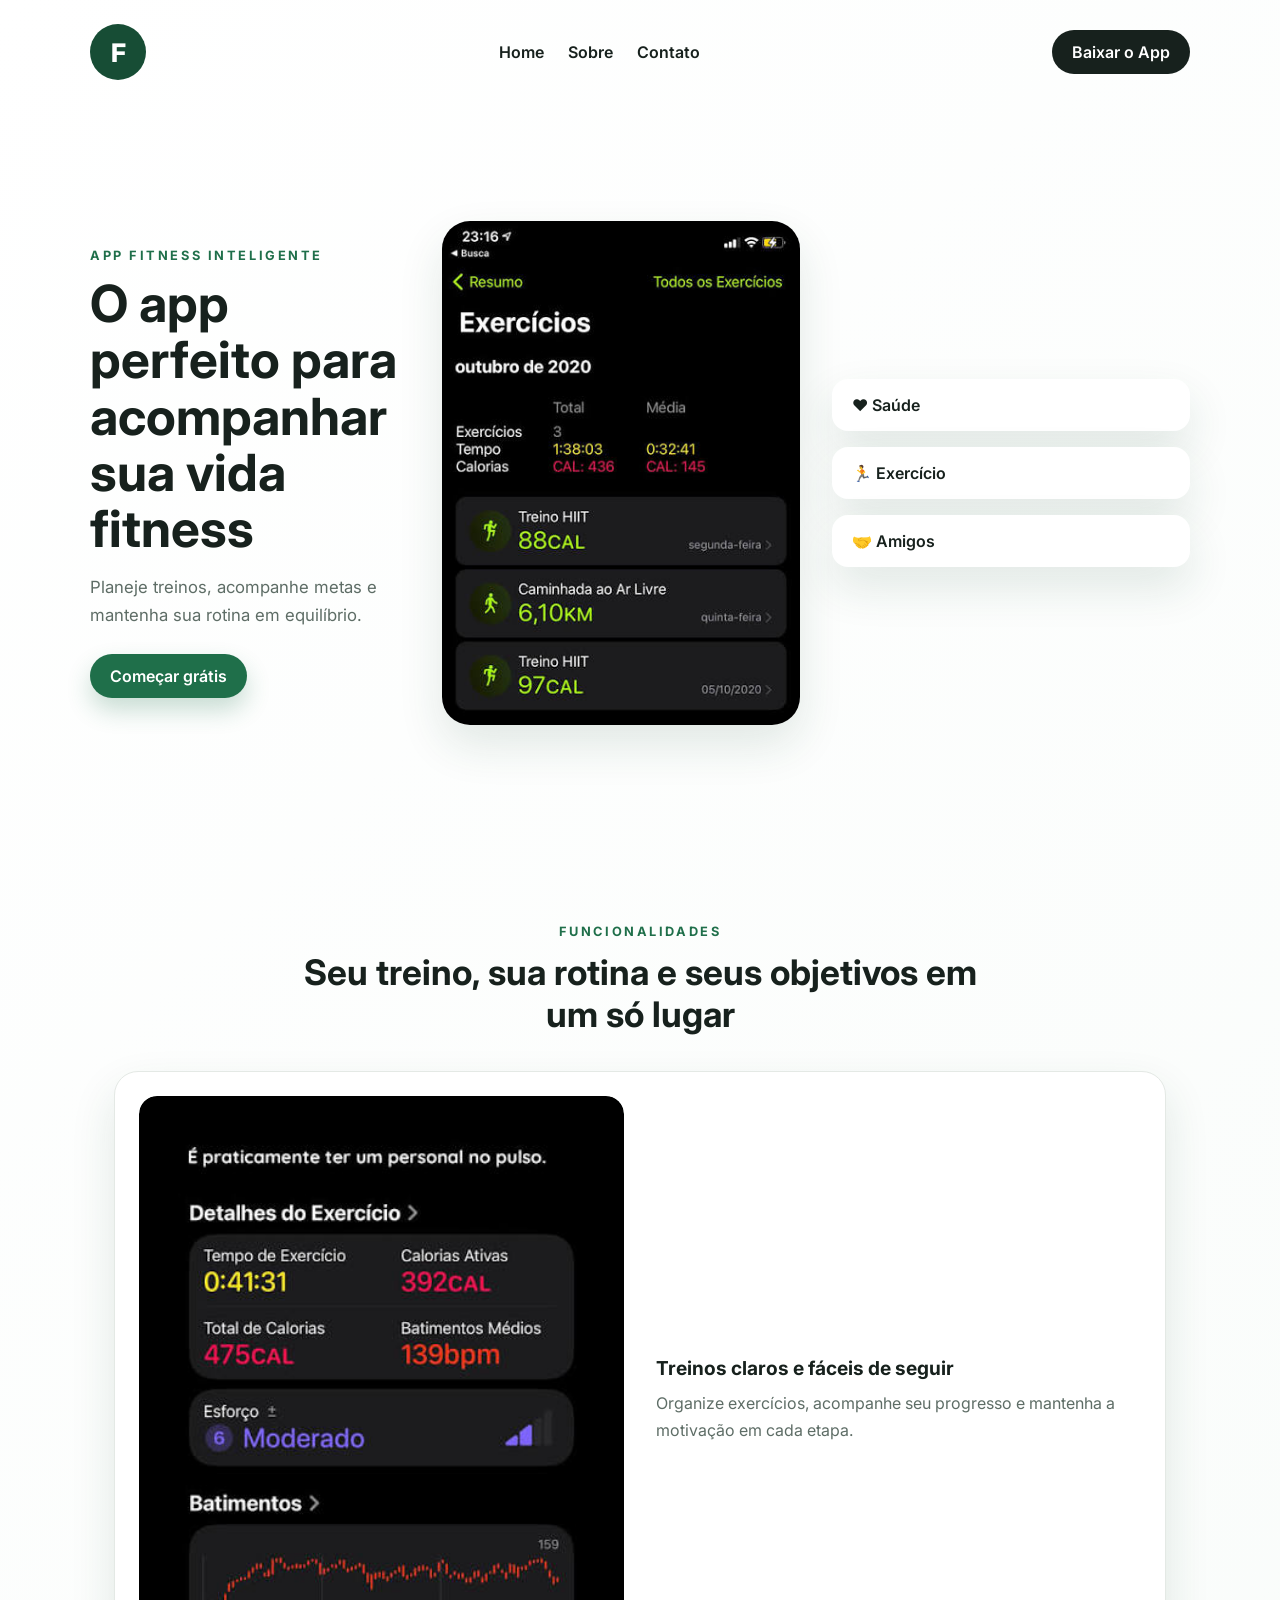
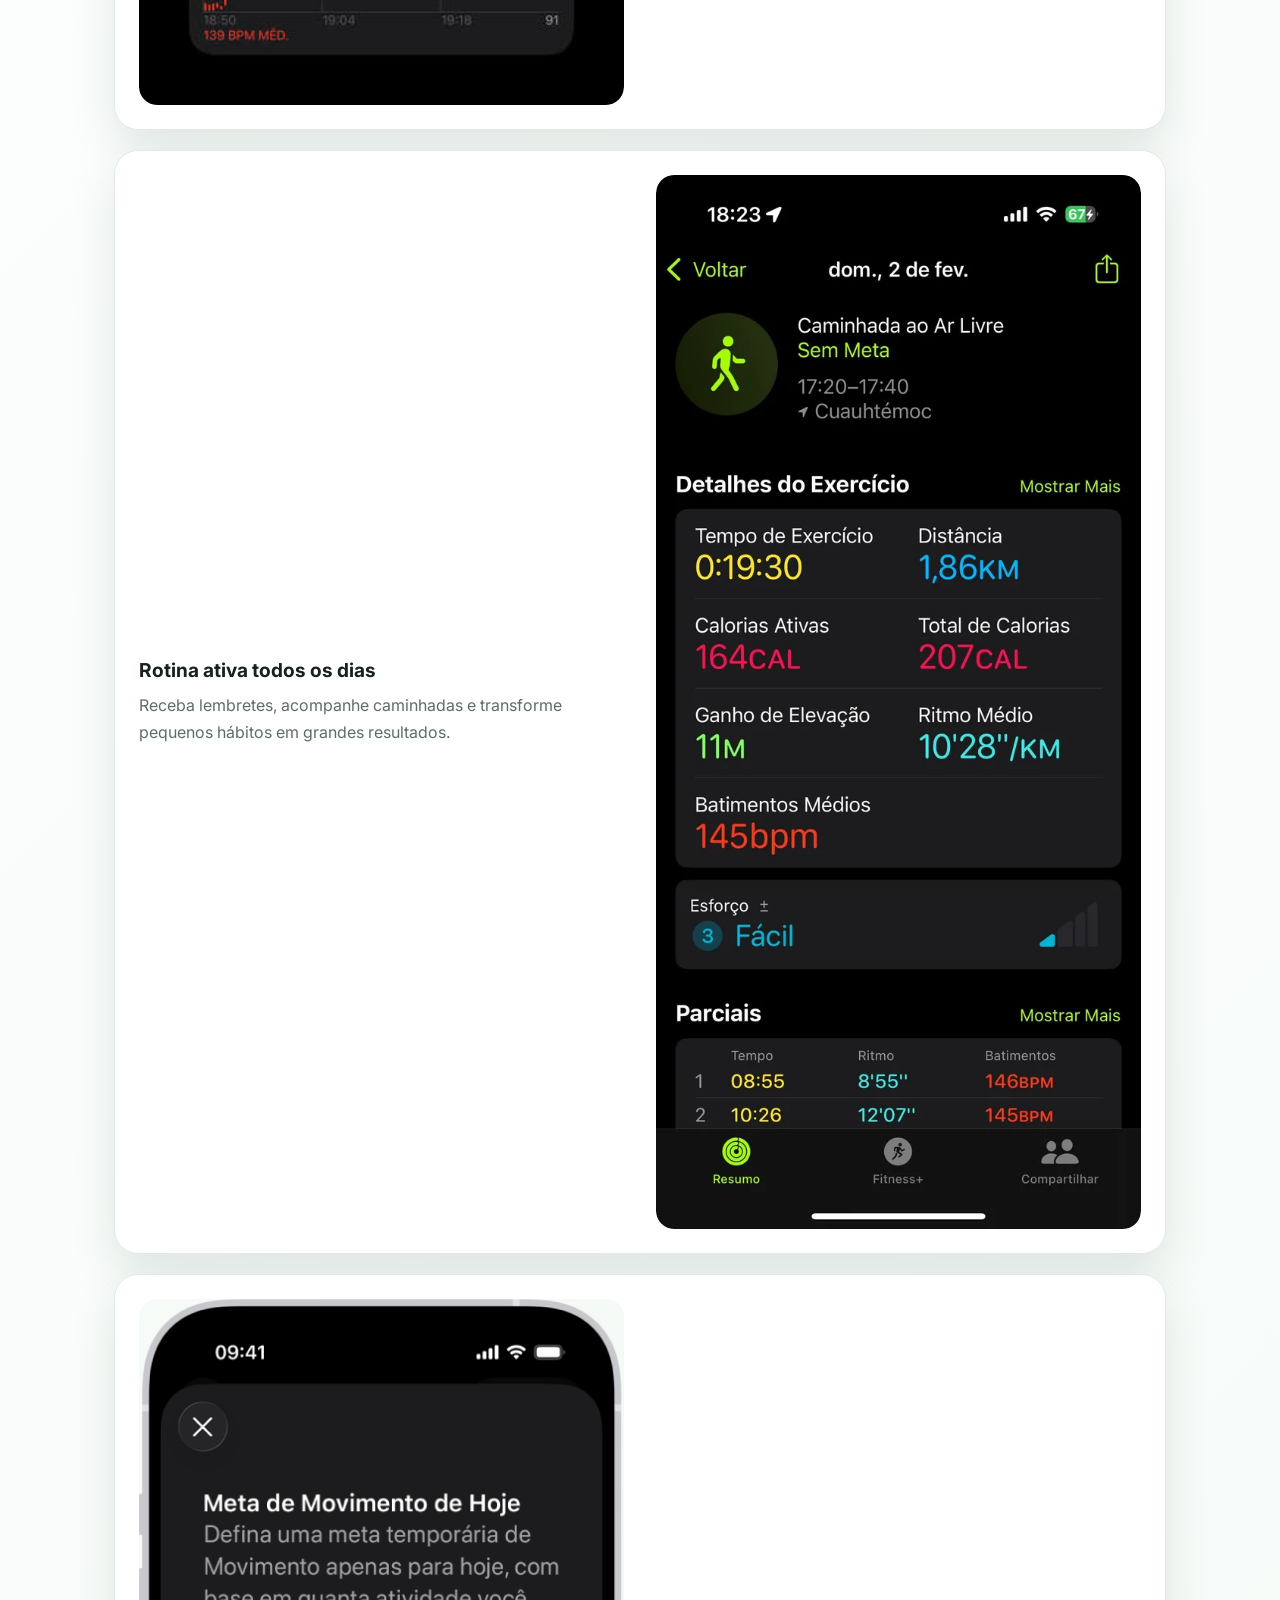
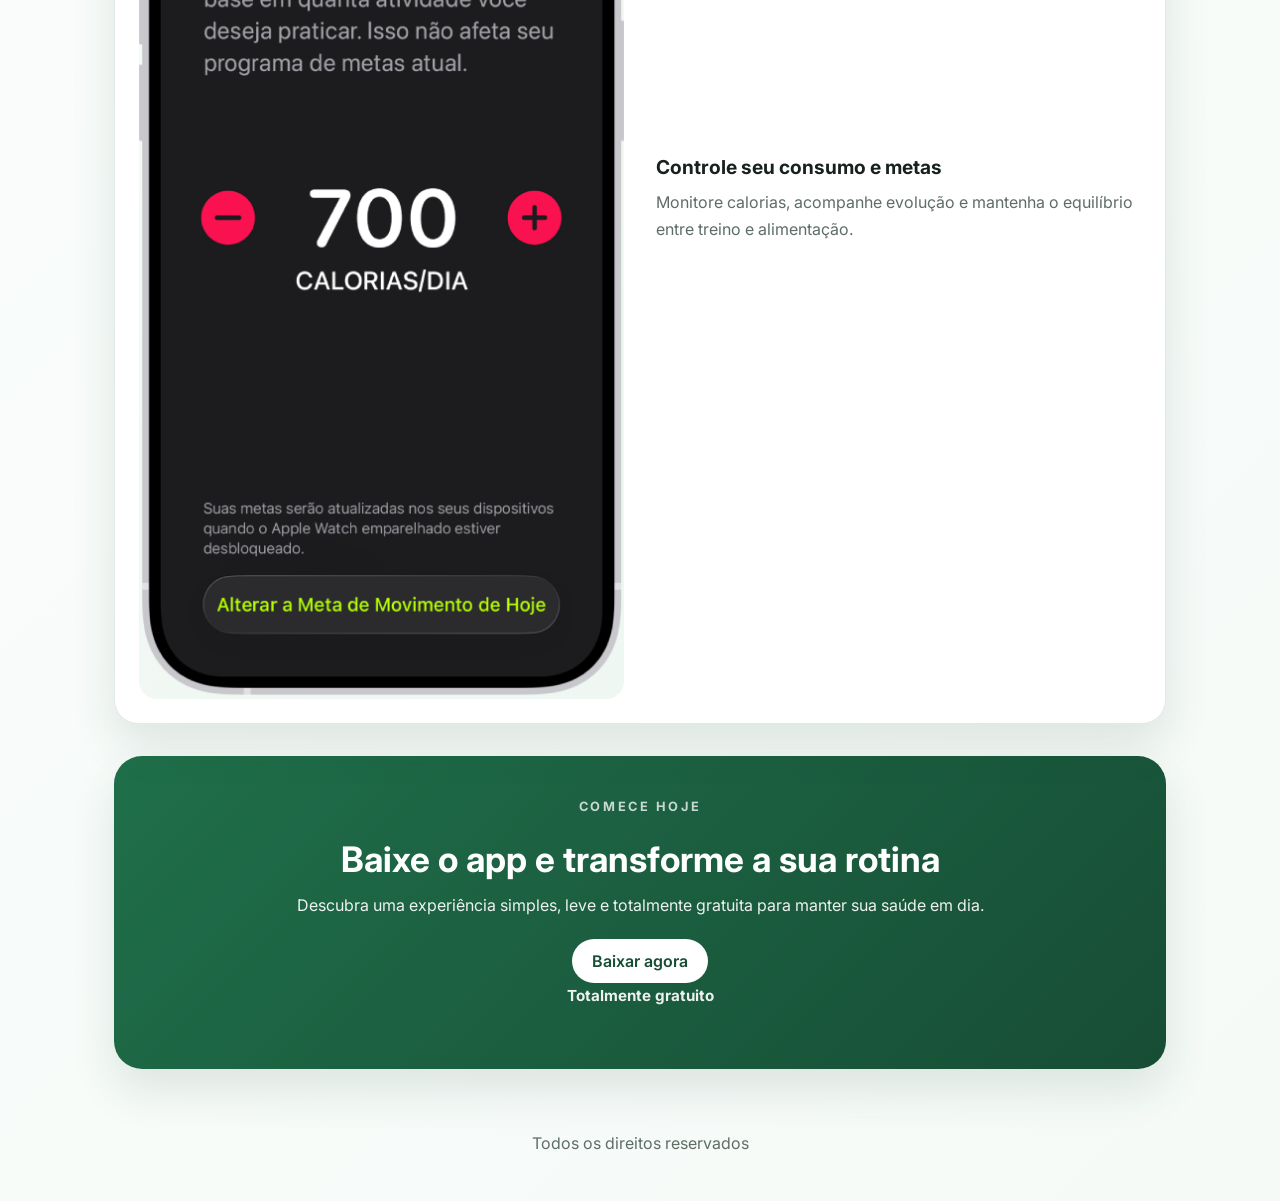
<file: index.html>
<!DOCTYPE html>
<html lang="pt-BR">
  <head>
    <meta charset="UTF-8" />
    <meta name="viewport" content="width=device-width, initial-scale=1.0" />
    <title>Fitness App</title>
    <link rel="preconnect" href="https://fonts.googleapis.com" />
    <link rel="preconnect" href="https://fonts.gstatic.com" crossorigin />
    <link
      href="https://fonts.googleapis.com/css2?family=Inter:wght@400;500;600;700;800&display=swap"
      rel="stylesheet"
    />
    <link href="style.css" rel="stylesheet" />
  </head>
  <body>
    <header class="site-header">
      <nav class="nav-bar">
        <a class="logo" href="#" aria-label="Início">F</a>
        <ul class="nav-links">
          <li><a href="#">Home</a></li>
          <li><a href="#funcionalidades">Sobre</a></li>
          <li><a href="#cta">Contato</a></li>
        </ul>
        <a class="button button-dark" href="#">Baixar o App</a>
      </nav>

      <section class="hero">
        <div class="hero-copy">
          <p class="eyebrow">App fitness inteligente</p>
          <h1>O app perfeito para acompanhar sua vida fitness</h1>
          <p class="hero-text">
            Planeje treinos, acompanhe metas e mantenha sua rotina em equilíbrio.
          </p>
          <a class="button button-primary" href="#">Começar grátis</a>
        </div>

        <div class="hero-visual">
          <img
            src="Images/fitness.jpeg"
            alt="Tela do aplicativo fitness mostrando acompanhamento de treino"
          />
        </div>

        <div class="hero-highlights">
          <ul>
            <li>❤️ Saúde</li>
            <li>🏃 Exercício</li>
            <li>🤝 Amigos</li>
          </ul>
        </div>
      </section>
    </header>

    <main>
      <section class="features" id="funcionalidades">
        <div class="section-heading">
          <p class="eyebrow">Funcionalidades</p>
          <h2>Seu treino, sua rotina e seus objetivos em um só lugar</h2>
        </div>

        <article class="feature-item">
          <div class="feature-media">
            <img src="Images/fitness 2.jpeg" alt="Detalhes do treino no aplicativo" />
          </div>
          <div class="feature-copy">
            <h3>Treinos claros e fáceis de seguir</h3>
            <p>
              Organize exercícios, acompanhe seu progresso e mantenha a motivação em cada etapa.
            </p>
          </div>
        </article>

        <article class="feature-item feature-item--reverse">
          <div class="feature-media">
            <img src="Images/fitness 3.webp" alt="Caminhada ao ar livre no aplicativo" />
          </div>
          <div class="feature-copy">
            <h3>Rotina ativa todos os dias</h3>
            <p>
              Receba lembretes, acompanhe caminhadas e transforme pequenos hábitos em grandes resultados.
            </p>
          </div>
        </article>

        <article class="feature-item">
          <div class="feature-media">
            <img src="Images/fitness 4.png" alt="Contador de calorias no aplicativo" />
          </div>
          <div class="feature-copy">
            <h3>Controle seu consumo e metas</h3>
            <p>
              Monitore calorias, acompanhe evolução e mantenha o equilíbrio entre treino e alimentação.
            </p>
          </div>
        </article>
      </section>

      <section class="cta-section" id="cta">
        <div class="cta-card">
          <p class="eyebrow">Comece hoje</p>
          <h2>Baixe o app e transforme a sua rotina</h2>
          <p>
            Descubra uma experiência simples, leve e totalmente gratuita para manter sua saúde em dia.
          </p>
          <a class="button button-primary" href="#">Baixar agora</a>
          <p class="cta-note">Totalmente gratuito</p>
        </div>
      </section>
    </main>

    <footer class="site-footer">
      <p>Todos os direitos reservados</p>
    </footer>
  </body>
</html>
</file>
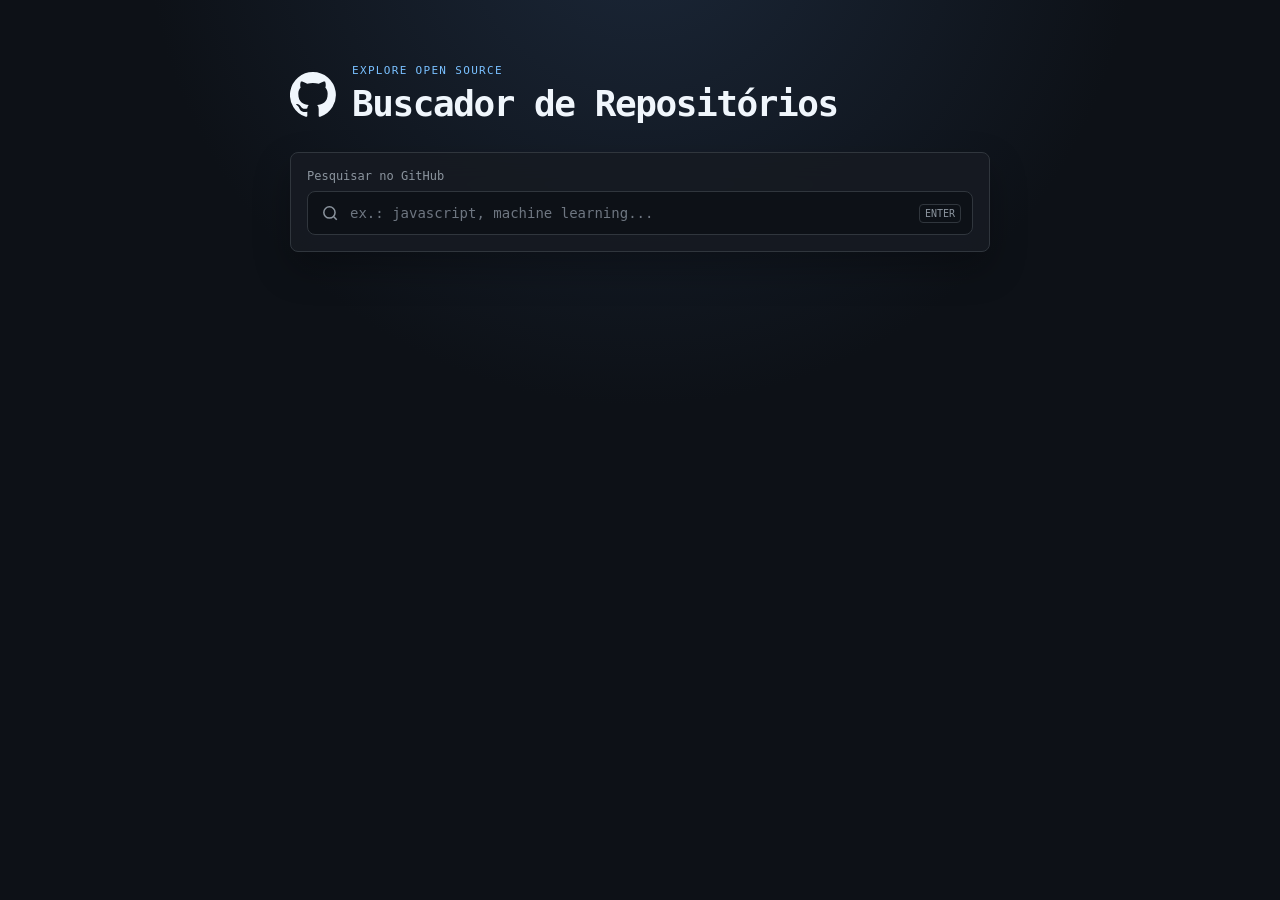
<file: docs.projetoGH/index.html>
<!DOCTYPE html>
<html lang="pt-BR">
<head>
    <meta charset="UTF-8">
    <meta name="viewport" content="width=device-width, initial-scale=1.0">
    <title>Buscador de Repositórios GitHub</title>
    <link rel="stylesheet" href="style.css">
</head>
<body>
    <div class="container">
        <header class="page-header">
            <div class="brand-mark" aria-hidden="true">
                <svg viewBox="0 0 24 24" role="img"><path fill="currentColor" d="M12 .5a12 12 0 0 0-3.79 23.39c.6.11.82-.26.82-.58v-2.04c-3.34.73-4.04-1.61-4.04-1.61-.55-1.39-1.34-1.76-1.34-1.76-1.09-.75.08-.74.08-.74 1.2.08 1.83 1.24 1.83 1.24 1.07 1.83 2.8 1.3 3.48.99.11-.77.42-1.3.76-1.6-2.67-.3-5.47-1.34-5.47-5.95 0-1.31.47-2.38 1.24-3.22-.12-.3-.54-1.52.12-3.17 0 0 1.01-.32 3.3 1.23a11.5 11.5 0 0 1 6 0c2.29-1.55 3.3-1.23 3.3-1.23.66 1.65.24 2.87.12 3.17.77.84 1.24 1.91 1.24 3.22 0 4.62-2.81 5.64-5.49 5.94.43.37.81 1.1.81 2.22v3.29c0 .32.22.69.83.57A12 12 0 0 0 12 .5Z"/></svg>
            </div>
            <div>
                <p class="eyebrow">Explore open source</p>
                <h1>Buscador de Repositórios</h1>
            </div>
        </header>
        
        <div class="search-card">
            <label class="search-label" for="searchInput">Pesquisar no GitHub</label>
            <div class="search-field">
                <svg class="search-icon" viewBox="0 0 24 24" aria-hidden="true"><path d="m21 21-4.35-4.35m2.1-5.4a7.5 7.5 0 1 1-15 0 7.5 7.5 0 0 1 15 0Z"/></svg>
                <input type="text" id="searchInput" placeholder="ex.: javascript, machine learning..." class="search-input">
                <span class="search-key">ENTER</span>
            </div>
        </div>

        <!-- Results Container -->
        <div id="resultsContainer" class="results-container hidden">
            <!-- Loading State -->
            <div id="loadingState" class="state-message loading hidden">
                <p>Carregando resultados...</p>
            </div>

            <!-- Empty State -->
            <div id="emptyState" class="state-message empty hidden">
                <p>Nenhum repositório encontrado. Tente outro termo de busca.</p>
            </div>

            <!-- Error State -->
            <div id="errorState" class="state-message error hidden">
                <p id="errorMessage">Ocorreu um erro ao buscar repositórios. Tente novamente.</p>
            </div>

            <!-- Results List -->
            <div id="resultsList" class="results-card hidden">
                <!-- Results will be inserted here by JavaScript -->
            </div>
        </div>
    </div>

    <script src="script.js"></script>
</body>
</html>
</file>
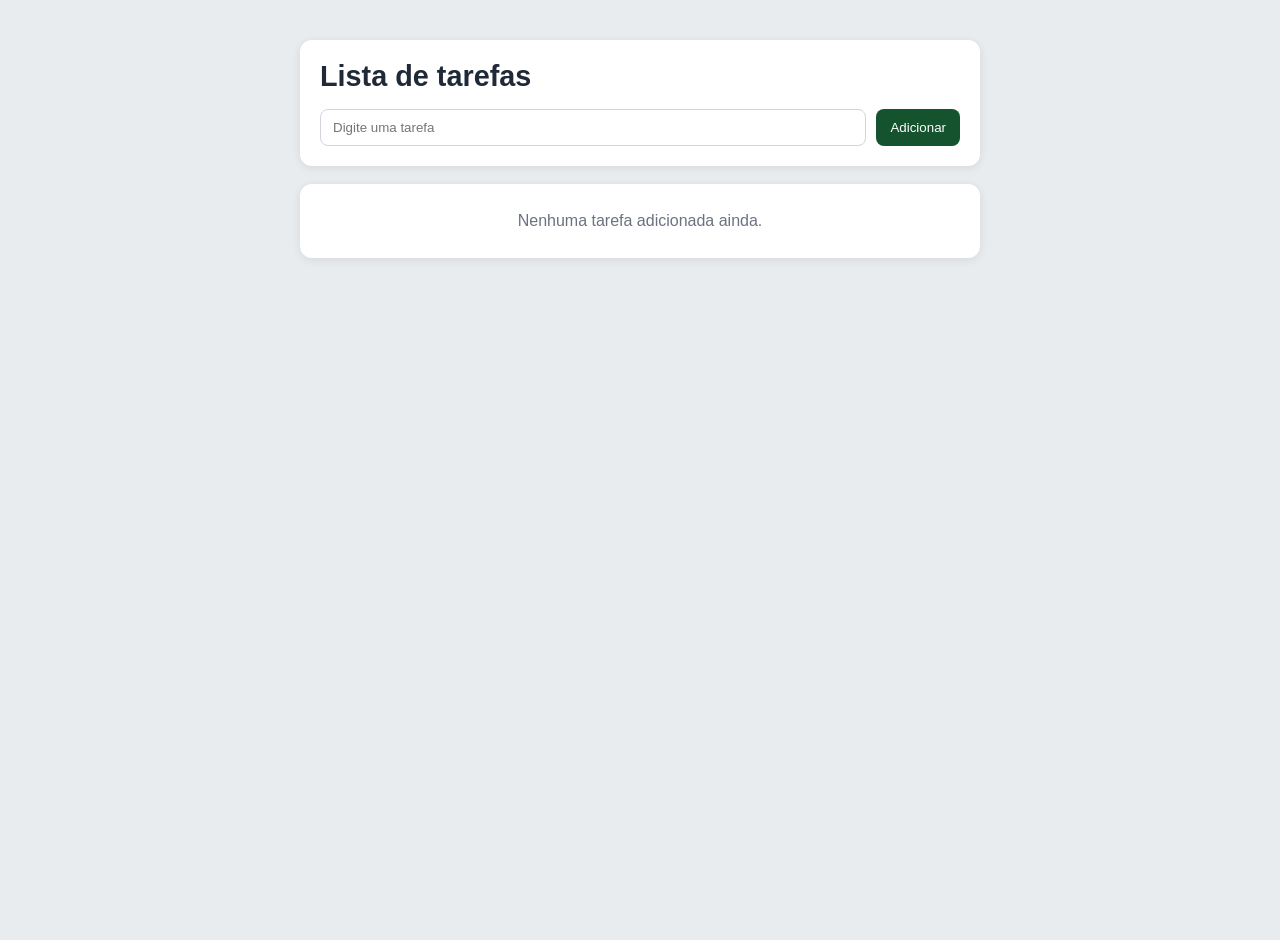
<file: docs/project 2/index.html>
<!DOCTYPE html>
<html lang="pt-BR">
  <head>
    <meta charset="UTF-8" />
    <meta name="viewport" content="width=device-width, initial-scale=1.0" />
    <title>To-do list simples</title>
    <link rel="stylesheet" href="assets/style.css" />
  </head>
  <body>
    <main class="app">
      <section class="card">
        <h1>Lista de tarefas</h1>
        <form id="task-form" class="task-form">
          <input
            id="task-input"
            type="text"
            placeholder="Digite uma tarefa"
            aria-label="Nova tarefa"
          />
          <button type="submit">Adicionar</button>
        </form>
      </section>

      <section class="card">
        <ul id="task-list" class="task-list"></ul>
      </section>
    </main>

    <script src="assets/script.js"></script>
  </body>
</html>
</file>
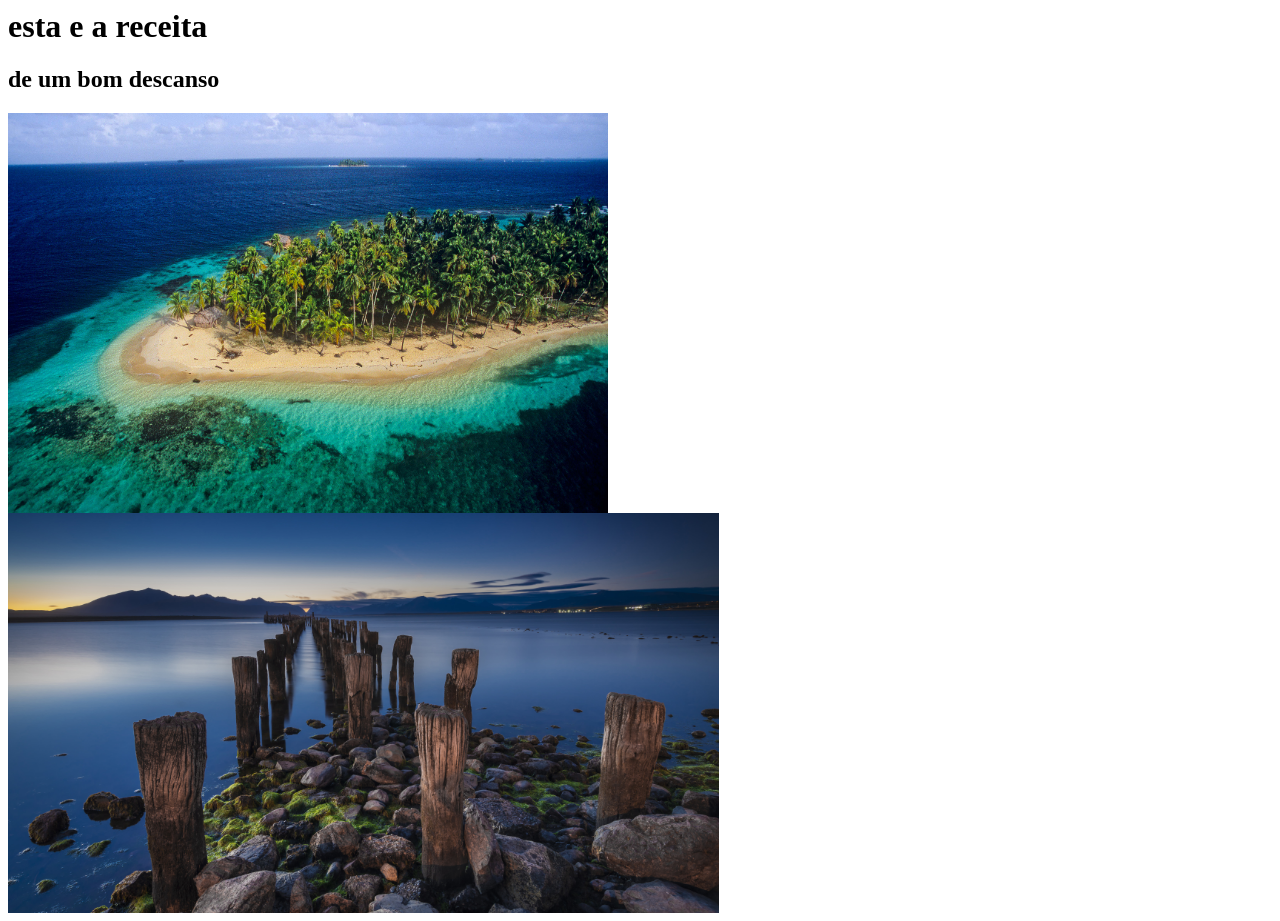
<file: receita.html>
<html>
    <h1>esta e a receita</h1>
<h2>de um bom descanso</h2>
<div>
<img src="Images/133879108905708607.jpg" alt="praia linda" width="600" height="400"/>
</div>

<div>
<img src="Images/133887788444798549.jpg" alt="vista rocas" with="300" height="400">
</div>

</html>
</file>
<file: style.css>
:root {
  --background-color: #f5faf7;
  --surface: #ffffff;
  --primary: #1f6f4a;
  --primary-dark: #174d35;
  --text: #17211d;
  --muted: #5e6d66;
  --border: #e4e9e5;
  --shadow: 0 20px 45px rgba(23, 77, 53, 0.12);
}

* {
  box-sizing: border-box;
}

body {
  margin: 0;
  font-family: "Inter", sans-serif;
  color: var(--text);
  background: linear-gradient(135deg, #ffffff 0%, var(--background-color) 100%);
  scroll-behavior: smooth;
}

.site-header {
  min-height: 100vh;
  padding: 24px 32px 48px;
}

.nav-bar {
  max-width: 1100px;
  margin: 0 auto;
  display: flex;
  justify-content: space-between;
  align-items: center;
  gap: 24px;
}

.logo {
  display: flex;
  justify-content: center;
  align-items: center;
  width: 56px;
  height: 56px;
  border-radius: 50%;
  background: var(--primary-dark);
  color: var(--surface);
  font-weight: 800;
  font-size: 1.6rem;
  text-decoration: none;
}

.nav-links {
  display: flex;
  gap: 24px;
  list-style: none;
  margin: 0;
  padding: 0;
}

.nav-links a {
  color: var(--text);
  text-decoration: none;
  font-weight: 600;
}

.button {
  display: inline-flex;
  justify-content: center;
  align-items: center;
  padding: 12px 20px;
  border-radius: 999px;
  text-decoration: none;
  font-weight: 600;
  transition: transform 0.2s ease, box-shadow 0.2s ease;
}

.button:hover {
  transform: translateY(-2px);
}

.button-dark {
  background: var(--text);
  color: var(--surface);
}

.button-primary {
  background: var(--primary);
  color: var(--surface);
  box-shadow: 0 12px 24px rgba(31, 111, 74, 0.24);
}

.hero {
  max-width: 1100px;
  margin: 48px auto 0;
  min-height: calc(90vh - 120px);
  display: flex;
  align-items: center;
  gap: 32px;
}

.hero-copy,
.hero-visual,
.hero-highlights {
  flex: 1;
}

.hero-copy {
  max-width: 320px;
}

.eyebrow {
  margin: 0 0 12px;
  color: var(--primary);
  font-size: 0.8rem;
  font-weight: 700;
  letter-spacing: 0.2em;
  text-transform: uppercase;
}

.hero h1 {
  margin: 0 0 16px;
  font-size: clamp(2rem, 4vw, 3.2rem);
  line-height: 1.1;
}

.hero-text {
  margin: 0 0 24px;
  color: var(--muted);
  font-size: 1.05rem;
  line-height: 1.7;
}

.hero-visual {
  display: flex;
  justify-content: center;
}

.hero-visual img {
  width: min(100%, 360px);
  border-radius: 28px;
  box-shadow: var(--shadow);
  object-fit: cover;
}

.hero-highlights ul {
  display: flex;
  flex-direction: column;
  gap: 16px;
  margin: 0;
  padding: 0;
  list-style: none;
}

.hero-highlights li {
  padding: 16px 20px;
  border-radius: 16px;
  background: var(--surface);
  box-shadow: var(--shadow);
  font-size: 1rem;
  font-weight: 600;
}

.features {
  max-width: 1100px;
  margin: 0 auto;
  padding: 24px 24px 8px;
  display: flex;
  flex-direction: column;
  gap: 20px;
}

.section-heading {
  max-width: 680px;
  margin: 0 auto 8px;
  text-align: center;
}

.section-heading h2 {
  margin: 0 0 8px;
  font-size: clamp(1.6rem, 3vw, 2.2rem);
}

.feature-item {
  display: flex;
  flex-direction: column;
  gap: 18px;
  padding: 24px;
  border-radius: 24px;
  background: var(--surface);
  border: 1px solid var(--border);
  box-shadow: var(--shadow);
}

.feature-media {
  display: flex;
  justify-content: center;
  align-items: center;
  overflow: hidden;
  border-radius: 18px;
  background: linear-gradient(135deg, #f7fbf8 0%, #eef7f1 100%);
}

.feature-media img {
  display: block;
  width: 100%;
  max-width: 100%;
  height: auto;
  object-fit: contain;
  border-radius: 18px;
}

.feature-copy h3 {
  margin: 0 0 10px;
  font-size: 1.2rem;
}

.feature-copy p {
  margin: 0;
  color: var(--muted);
  line-height: 1.7;
}

.cta-section {
  max-width: 1100px;
  margin: 0 auto;
  padding: 24px 24px 48px;
}

.cta-card {
  padding: 32px 24px;
  border-radius: 28px;
  background: linear-gradient(135deg, var(--primary) 0%, var(--primary-dark) 100%);
  color: var(--surface);
  text-align: center;
  box-shadow: var(--shadow);
}

.cta-card .eyebrow {
  color: rgba(255, 255, 255, 0.76);
}

.cta-card h2 {
  margin: 0 0 12px;
  font-size: clamp(1.6rem, 3vw, 2.2rem);
}

.cta-card p {
  margin: 0 0 20px;
  color: rgba(255, 255, 255, 0.92);
  line-height: 1.7;
}

.cta-card .button-primary {
  background: var(--surface);
  color: var(--primary-dark);
  box-shadow: none;
}

.cta-note {
  margin-top: 16px;
  font-size: 0.95rem;
  font-weight: 700;
}

.site-footer {
  padding: 0 24px 32px;
  text-align: center;
  color: var(--muted);
}

@media (max-width: 860px) {
  .hero {
    flex-direction: column;
    text-align: center;
    min-height: auto;
  }

  .hero-copy {
    max-width: none;
  }

  .hero-highlights ul {
    flex-direction: row;
    flex-wrap: wrap;
    justify-content: center;
  }
}

@media (min-width: 700px) {
  .feature-item {
    flex-direction: row;
    align-items: center;
    gap: 32px;
  }

  .feature-item--reverse {
    flex-direction: row-reverse;
  }

  .feature-media {
    flex: 1;
  }

  .feature-copy {
    flex: 1;
  }

  .cta-card {
    padding: 40px 48px;
  }
}

@media (max-width: 600px) {
  .site-header {
    padding: 20px 16px 32px;
  }

  .nav-bar {
    justify-content: center;
    flex-wrap: wrap;
  }

  .nav-links {
    width: 100%;
    justify-content: center;
  }

  .hero {
    gap: 22px;
  }

  .hero h1 {
    font-size: 2rem;
  }

  .features {
    padding: 20px 16px 8px;
  }

  .cta-section {
    padding: 20px 16px 32px;
  }
}
</file>
<file: docs.projetoGH/style.css>
* {
    margin: 0;
    padding: 0;
    box-sizing: border-box;
}

:root {
    color-scheme: dark;
    --canvas: #0d1117;
    --surface: #161b22;
    --surface-raised: #1c2128;
    --border: #30363d;
    --muted: #8b949e;
    --text: #f0f6fc;
    --accent: #58a6ff;
}

body {
    font-family: ui-monospace, SFMono-Regular, Menlo, Monaco, Consolas, monospace;
    background: radial-gradient(circle at 50% -10%, #1b2738 0, var(--canvas) 42%);
    color: var(--text);
    min-height: 100vh;
    padding: 32px 20px 64px;
}

.container {
    max-width: 700px;
    margin: 0 auto;
}

.page-header {
    display: flex;
    align-items: center;
    gap: 16px;
    margin: 32px 0 28px;
}

.brand-mark {
    color: var(--text);
    width: 46px;
    height: 46px;
}

.brand-mark svg { width: 100%; height: 100%; }

.eyebrow {
    color: #79c0ff;
    font-size: 11px;
    letter-spacing: .12em;
    text-transform: uppercase;
    margin-bottom: 6px;
}

h1 {
    color: var(--text);
    font-size: clamp(24px, 5vw, 36px);
    letter-spacing: -.04em;
}

.search-card {
    position: sticky;
    top: 16px;
    z-index: 10;
    background: rgba(22, 27, 34, .92);
    border: 1px solid var(--border);
    padding: 16px;
    border-radius: 8px;
    margin-bottom: 28px;
    box-shadow: 0 16px 36px rgba(0, 0, 0, .28);
    backdrop-filter: blur(14px);
}

.search-label {
    display: block;
    color: var(--muted);
    font-size: 12px;
    margin-bottom: 8px;
}

.search-field { position: relative; display: flex; align-items: center; }

.search-icon {
    position: absolute;
    left: 14px;
    width: 18px;
    height: 18px;
    fill: none;
    stroke: var(--muted);
    stroke-width: 2;
}

.search-input {
    width: 100%;
    padding: 13px 72px 13px 42px;
    border: 1px solid var(--border);
    border-radius: 8px;
    background-color: var(--canvas);
    color: var(--text);
    font: inherit;
    font-size: 14px;
    transition: border-color .2s ease, box-shadow .2s ease;
}

.search-input::placeholder {
    color: #6e7681;
}

.search-input:focus {
    outline: none;
    border-color: var(--accent);
    box-shadow: 0 0 0 3px rgba(88, 166, 255, .14);
}

.search-key { position: absolute; right: 12px; color: var(--muted); font-size: 10px; border: 1px solid var(--border); padding: 3px 5px; border-radius: 4px; }

/* Results Container */
.results-container {
    margin-top: 20px;
    margin-bottom: 20px;
}


.results-container.hidden {
    display: none;
}

/* State Messages */
.state-message {
    background-color: var(--surface);
    padding: 40px 20px;
    border-radius: 12px;
    text-align: center;
    font-size: 16px;
}

.state-message.hidden {
    display: none;
}

.state-message.loading {
    color: #58a6ff;
}

.state-message.empty {
    color: #79c0ff;
}

.state-message.error {
    color: #f85149;
}

/* Results Card */
.results-card {
    display: grid;
    grid-template-columns: repeat(2, minmax(0, 1fr));
    gap: 16px;
}

.results-card.hidden {
    display: none;
}

/* Repository Item */
.repo-item {
    padding: 22px;
    background-color: var(--surface);
    border: 1px solid var(--border);
    border-radius: 8px;
    box-shadow: 0 8px 20px rgba(0, 0, 0, .16);
    transition: background-color .2s ease, transform .2s ease, box-shadow .2s ease;
}

.repo-item:hover {
    background-color: var(--surface-raised);
    box-shadow: inset 3px 0 0 var(--accent);
    transform: translateY(-2px);
}

.repo-header {
    display: flex;
    align-items: center;
    margin-bottom: 12px;
    gap: 12px;
}

.author-avatar {
    width: 40px;
    height: 40px;
    border-radius: 50%;
    object-fit: cover;
}

.author-info {
    flex: 1;
}

.author-name {
    font-size: 14px;
    color: var(--muted);
    display: block;
    margin-bottom: 4px;
}

.repo-name {
    font-size: 18px;
    font-weight: 600;
    color: var(--accent);
    text-decoration: none;
    display: inline-block;
}

.repo-name:hover {
    text-decoration: underline;
}

.repo-description {
    font-size: 14px;
    color: var(--muted);
    margin: 12px 0;
    line-height: 1.5;
}

.repo-meta {
    display: flex;
    align-items: center;
    gap: 16px;
    flex-wrap: wrap;
    font-size: 13px;
    color: var(--muted);
}

.meta-item {
    display: flex;
    align-items: center;
    gap: 6px;
}

.language-badge {
    display: inline-flex;
    align-items: center;
    gap: 6px;
}

.language-dot {
    width: 12px;
    height: 12px;
    border-radius: 50%;
    display: inline-block;
}

.stars {
    color: #fbbf24;
    font-weight: 600;
}

.forks { color: var(--muted); }
.meta-icon { width: 15px; height: 15px; fill: currentColor; vertical-align: middle; }
.repo-link { color: var(--accent); text-decoration: none; margin-left: auto; }
.repo-link:hover { text-decoration: underline; }

/* Responsive */
@media (max-width: 600px) {
    body { padding: 20px 12px 40px; }
    .container { max-width: 100%; }
    .page-header { margin: 18px 0 22px; }
    .brand-mark { width: 36px; height: 36px; }

    h1 {
        font-size: 24px;
    }

    .repo-item {
        padding: 16px;
    }

    .results-card {
        grid-template-columns: 1fr;
    }

    .repo-header {
        align-items: flex-start;
    }

    .repo-meta {
        gap: 8px;
    }

    .repo-link { margin-left: 0; width: 100%; }
    .search-key { display: none; }
}
</file>
<file: docs/project 2/assets/style.css>
:root {
  --bg: #e9ecef;
  --card-bg: #ffffff;
  --text: #1f2937;
  --primary: #14532d;
  --primary-hover: #0f3d22;
  --border: #d1d5db;
}

* {
  box-sizing: border-box;
}

body {
  margin: 0;
  min-height: 100vh;
  font-family: Arial, Helvetica, sans-serif;
  background: var(--bg);
  color: var(--text);
}

.app {
  width: min(680px, 90vw);
  margin: 40px auto;
}

.card {
  background: var(--card-bg);
  border-radius: 12px;
  padding: 20px;
  box-shadow: 0 2px 10px rgba(0, 0, 0, 0.08);
}

.card + .card {
  margin-top: 18px;
}

h1 {
  margin: 0 0 16px;
  font-size: 1.8rem;
}

.task-form {
  display: flex;
  gap: 10px;
}

.task-form input {
  flex: 1;
  padding: 10px 12px;
  border: 1px solid var(--border);
  border-radius: 8px;
}

button {
  border: none;
  border-radius: 8px;
  cursor: pointer;
  background: var(--primary);
  color: #fff;
  padding: 10px 14px;
  transition: background 0.2s ease;
}

button:hover {
  background: var(--primary-hover);
}

.task-list {
  list-style: none;
  padding: 0;
  margin: 0;
}

.task-item {
  display: flex;
  justify-content: space-between;
  align-items: center;
  gap: 12px;
  padding: 12px 0;
  border-bottom: 1px solid #e5e7eb;
}

.task-item:last-child {
  border-bottom: none;
}

.task-text {
  flex: 1;
}

.task-item.done .task-text {
  text-decoration: line-through;
  color: #6b7280;
}

.task-actions {
  display: flex;
  gap: 8px;
}

.delete-btn {
  background: #b91c1c;
}

.delete-btn:hover {
  background: #991b1b;
}

.empty-state {
  text-align: center;
  color: #6b7280;
  padding: 8px 0;
}

@media (max-width: 560px) {
  .task-form {
    flex-direction: column;
  }

  .task-item {
    align-items: flex-start;
    flex-direction: column;
  }

  .task-actions {
    width: 100%;
  }

  .task-actions button {
    flex: 1;
  }
}
</file>
